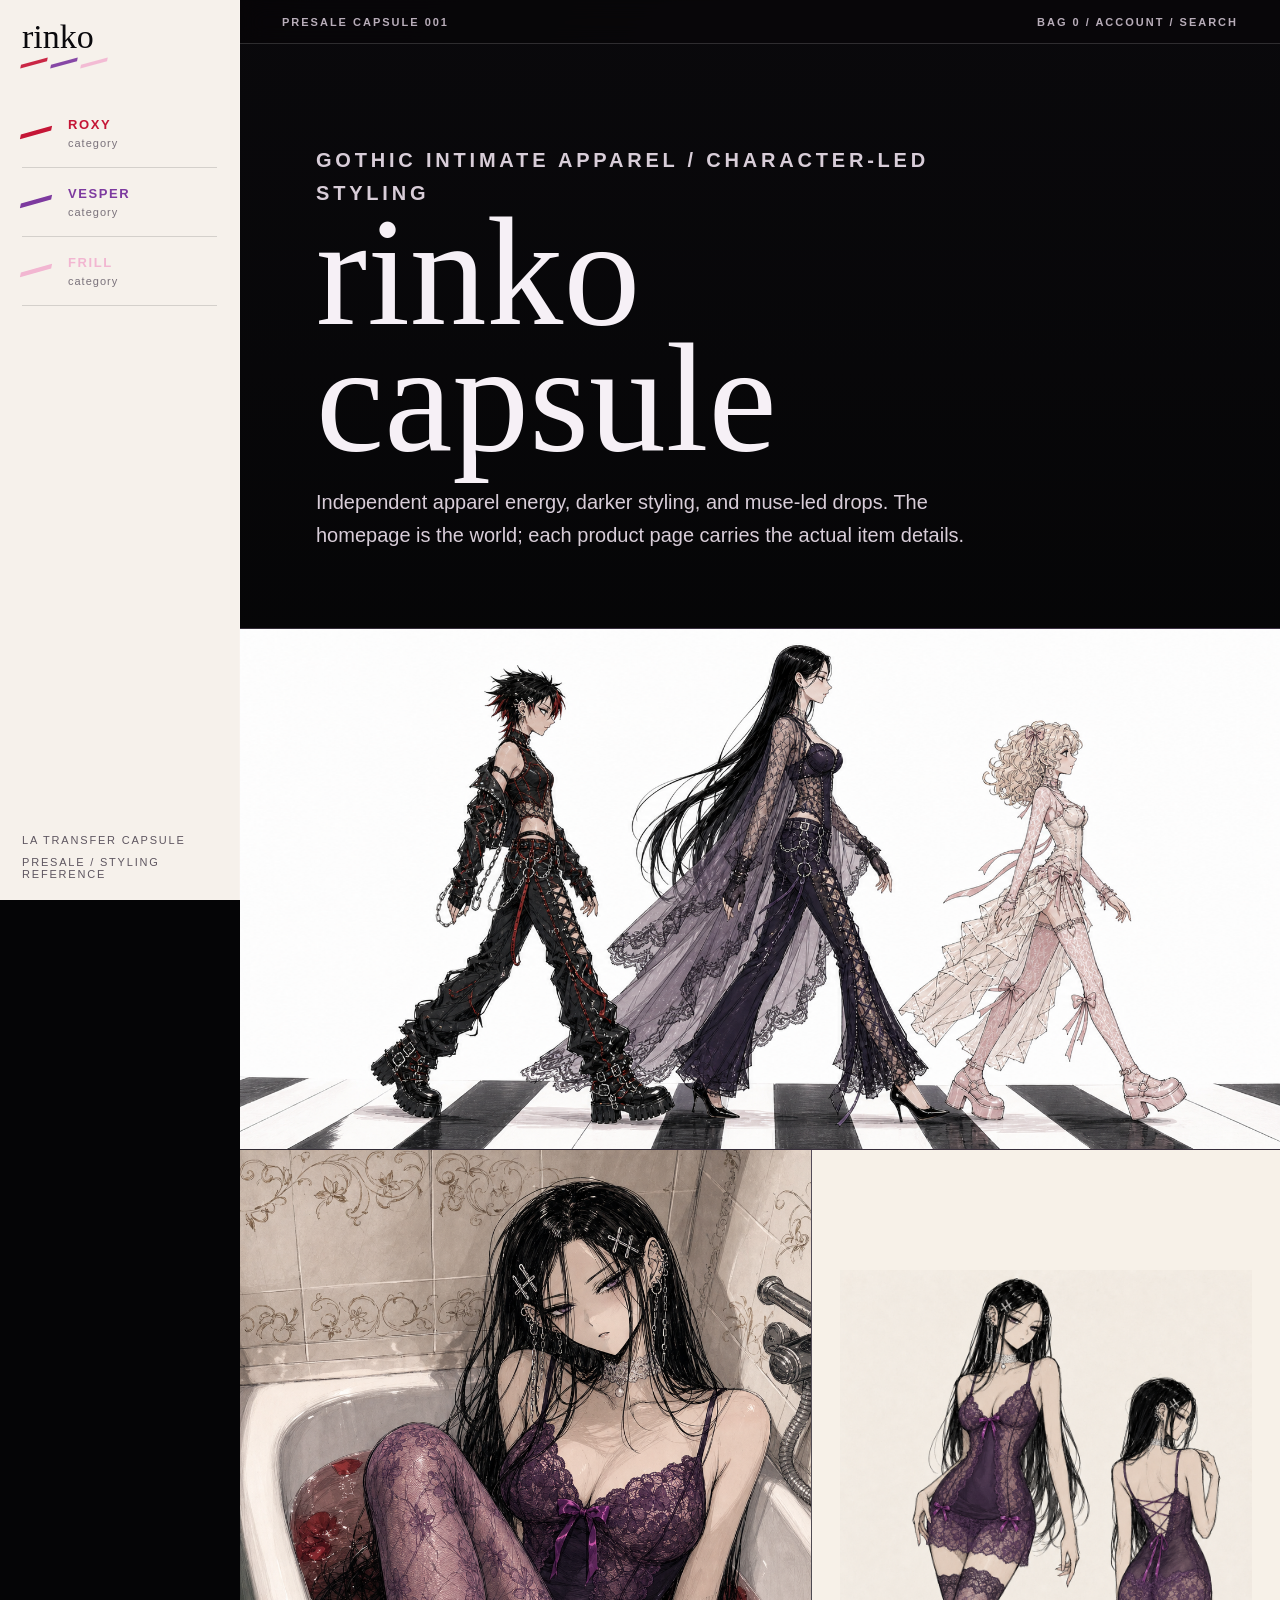
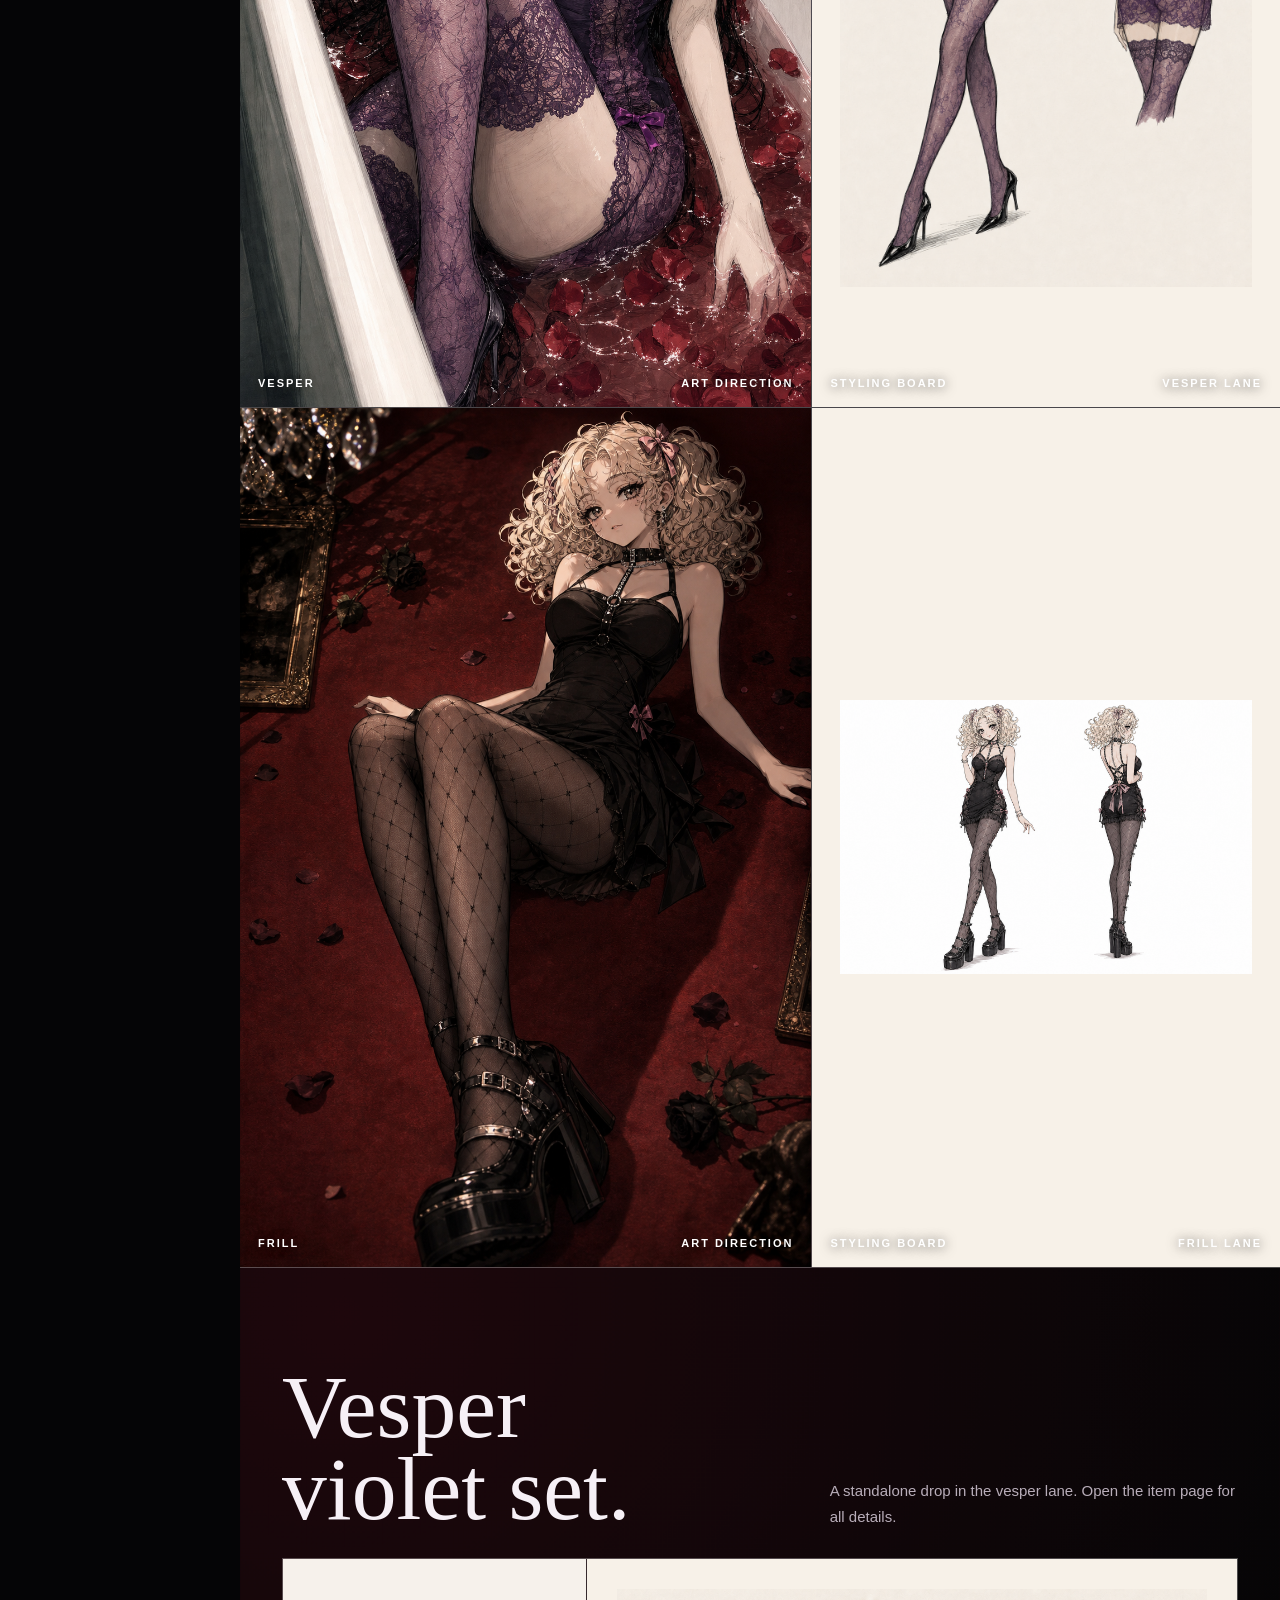
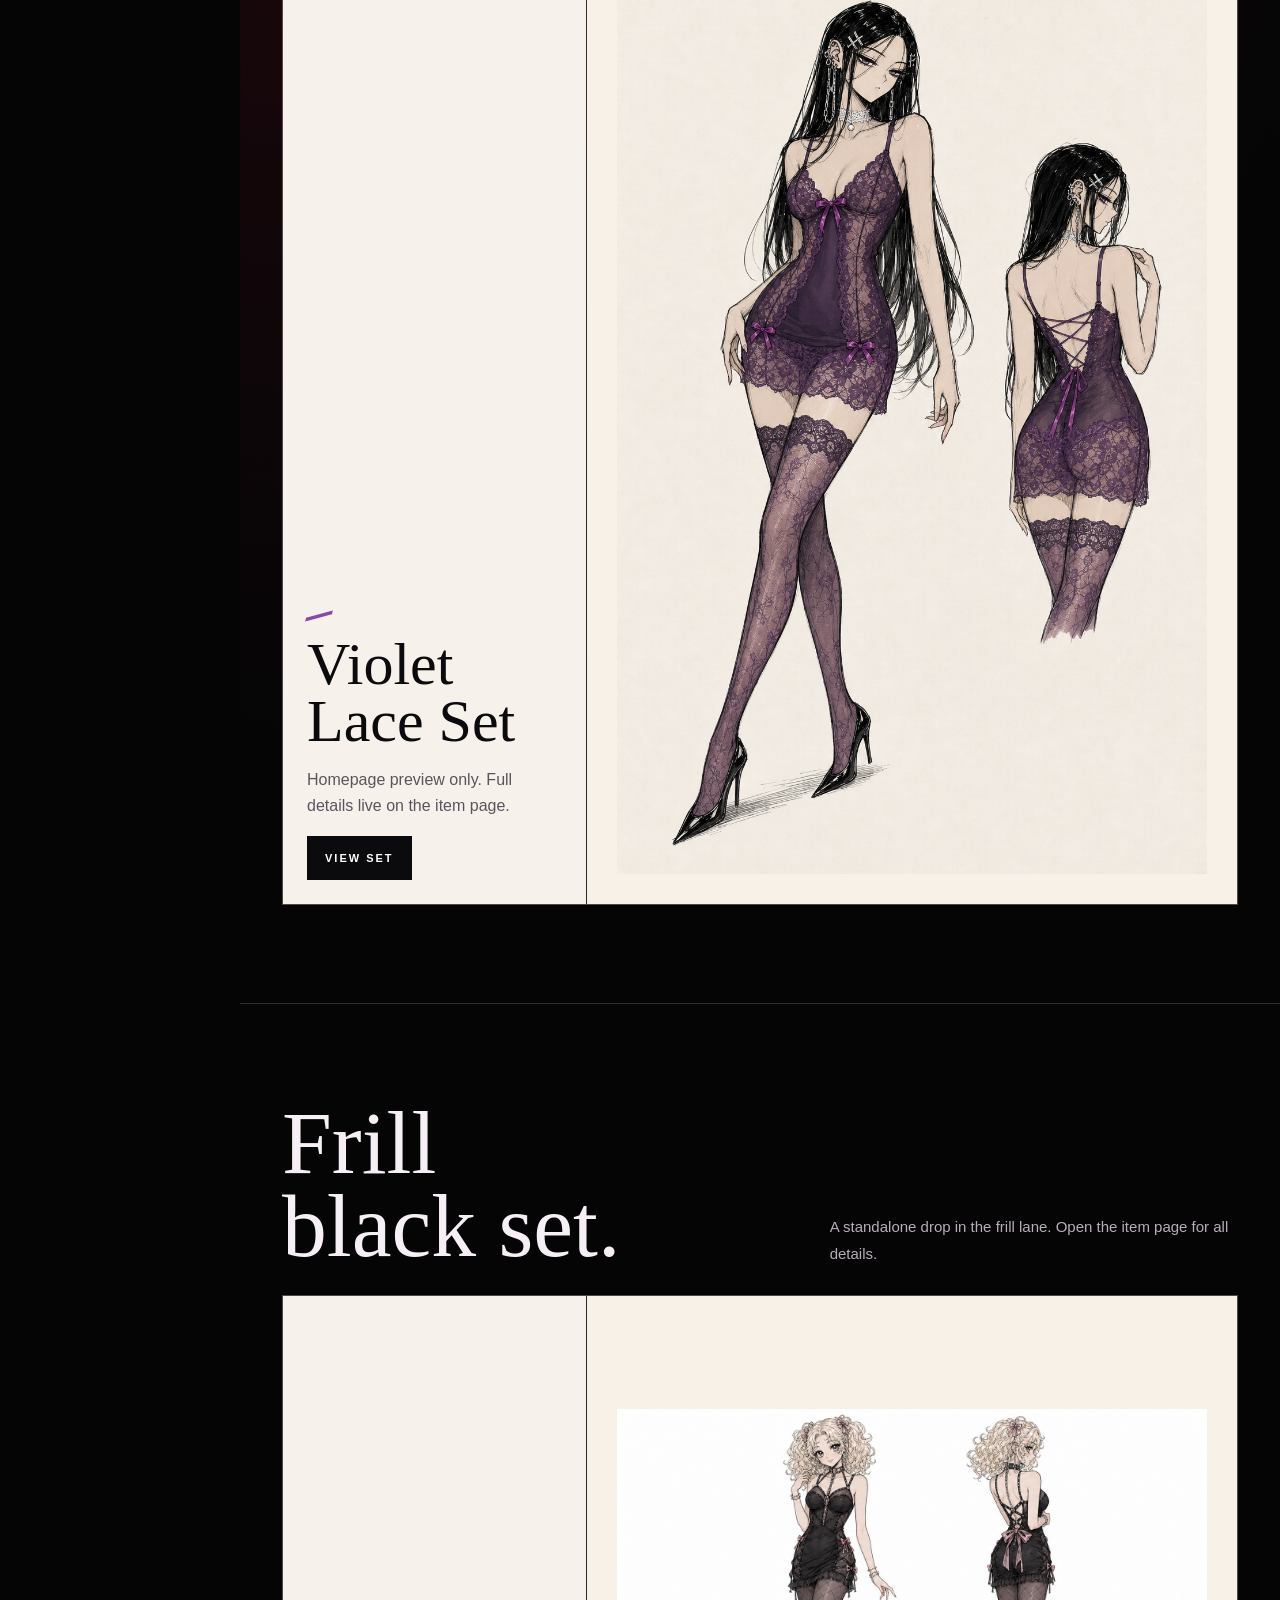
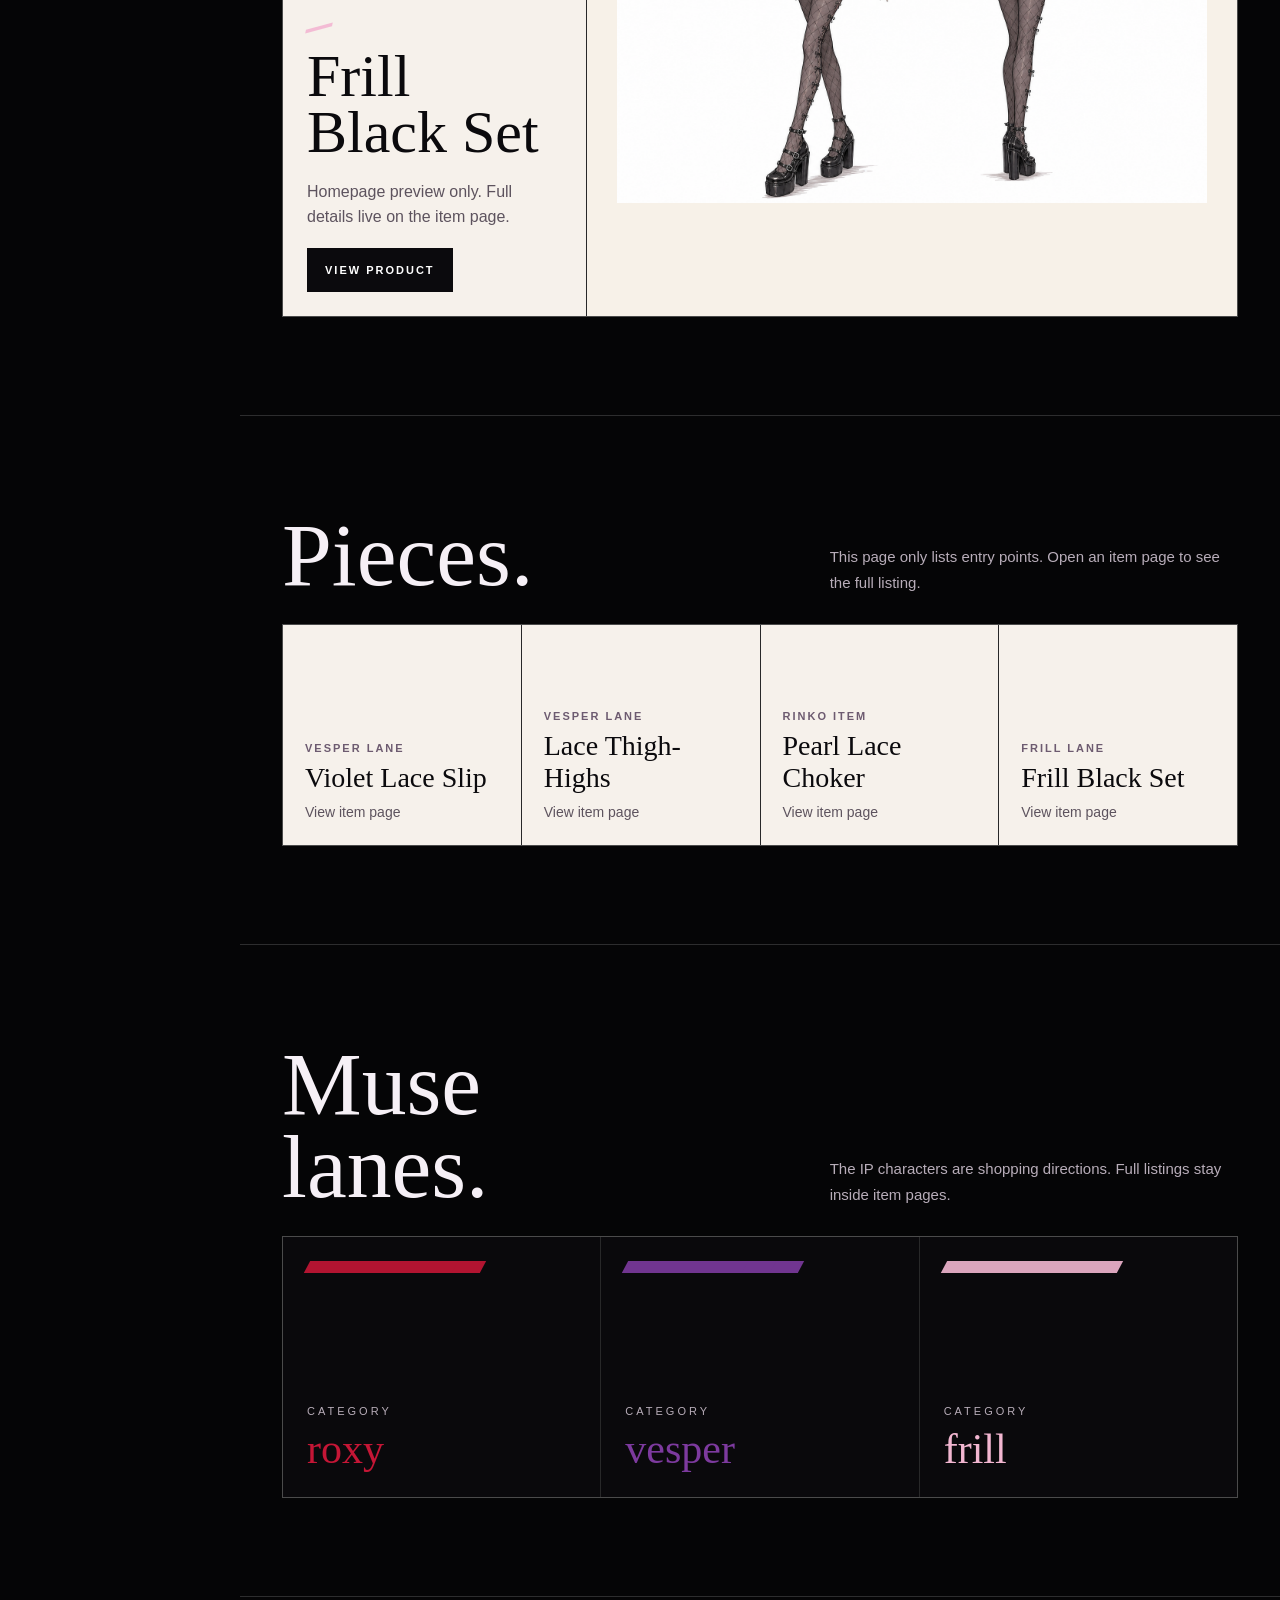
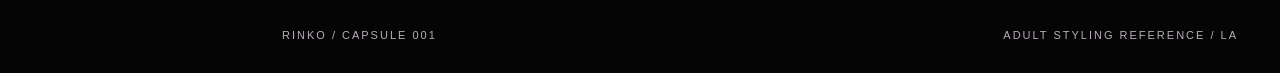
<file: outputs/index.html>
<!doctype html>
<html lang="en">
<head>
  <meta charset="utf-8">
  <meta http-equiv="refresh" content="0; url=rinko.html">
  <meta name="viewport" content="width=device-width, initial-scale=1">
  <title>rinko</title>
</head>
<body>
  <a href="rinko.html">Open rinko</a>
</body>
</html>
</file>
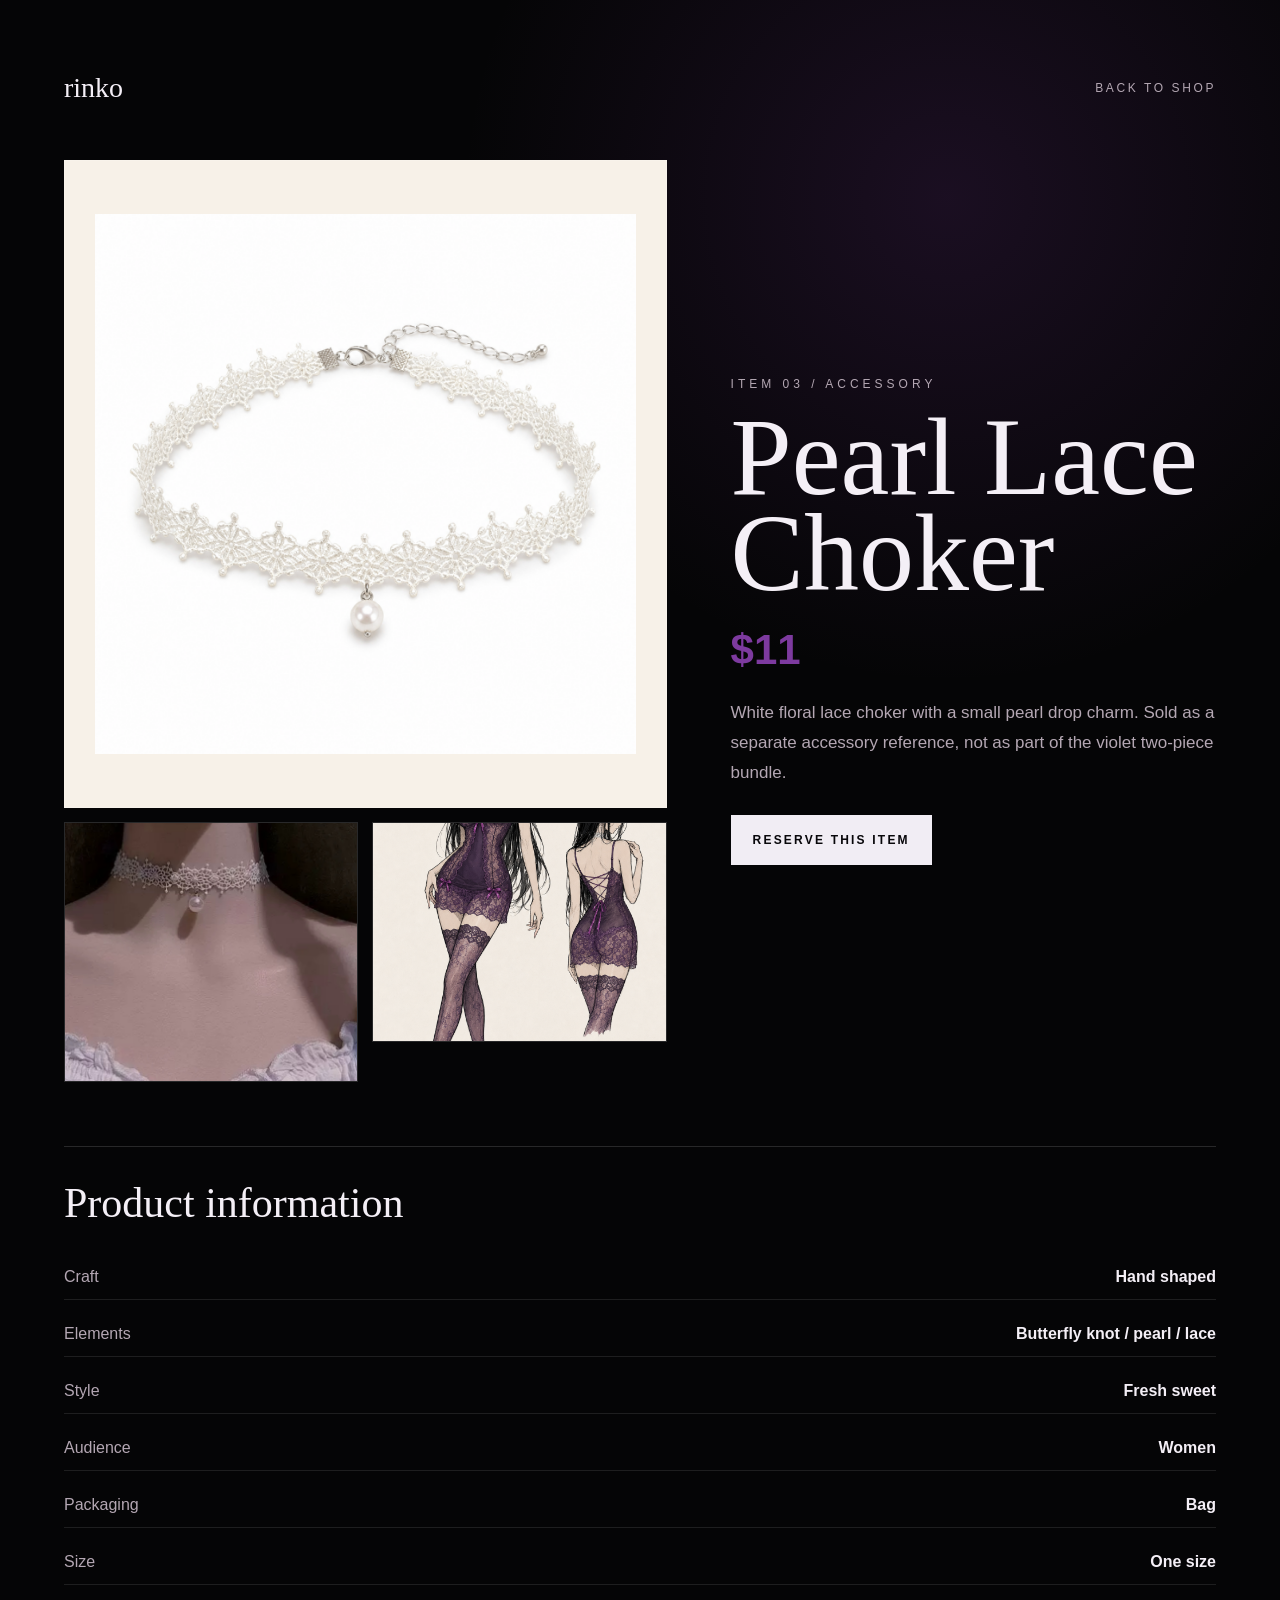
<file: outputs/product-choker.html>
<!doctype html>
<html lang="en">
<head>
  <meta charset="utf-8">
  <meta name="viewport" content="width=device-width, initial-scale=1">
  <title>Pearl Lace Choker | rinko</title>
  <link rel="stylesheet" href="product-style.css">
</head>
<body>
  <main class="product-page">
    <nav><a href="rinko.html#shop">rinko</a><a href="rinko.html#shop">Back to shop</a></nav>
    <section class="hero-product">
      <div class="gallery">
        <img class="main-img" src="rinko-assets/flat-choker.png" alt="Pearl lace choker flat product image">
        <div class="thumbs">
          <img class="choker-wear" src="rinko-assets/product-choker.jpg" alt="White lace choker worn reference image">
          <img src="rinko-assets/bundle-studio.png" alt="Accessory styling reference with pearl choker">
        </div>
      </div>
      <article class="info">
        <p class="eyebrow">Item 03 / accessory</p>
        <h1>Pearl Lace Choker</h1>
        <strong class="price">$11</strong>
        <p>White floral lace choker with a small pearl drop charm. Sold as a separate accessory reference, not as part of the violet two-piece bundle.</p>
        <a class="button" href="mailto:hello@rinko.la?subject=Pearl%20Lace%20Choker%20%2411">Reserve this item</a>
      </article>
    </section>
    <section class="specs">
      <h2>Product information</h2>
      <div><span>Craft</span><strong>Hand shaped</strong></div>
      <div><span>Elements</span><strong>Butterfly knot / pearl / lace</strong></div>
      <div><span>Style</span><strong>Fresh sweet</strong></div>
      <div><span>Audience</span><strong>Women</strong></div>
      <div><span>Packaging</span><strong>Bag</strong></div>
      <div><span>Size</span><strong>One size</strong></div>
    </section>
  </main>
</body>
</html>
</file>
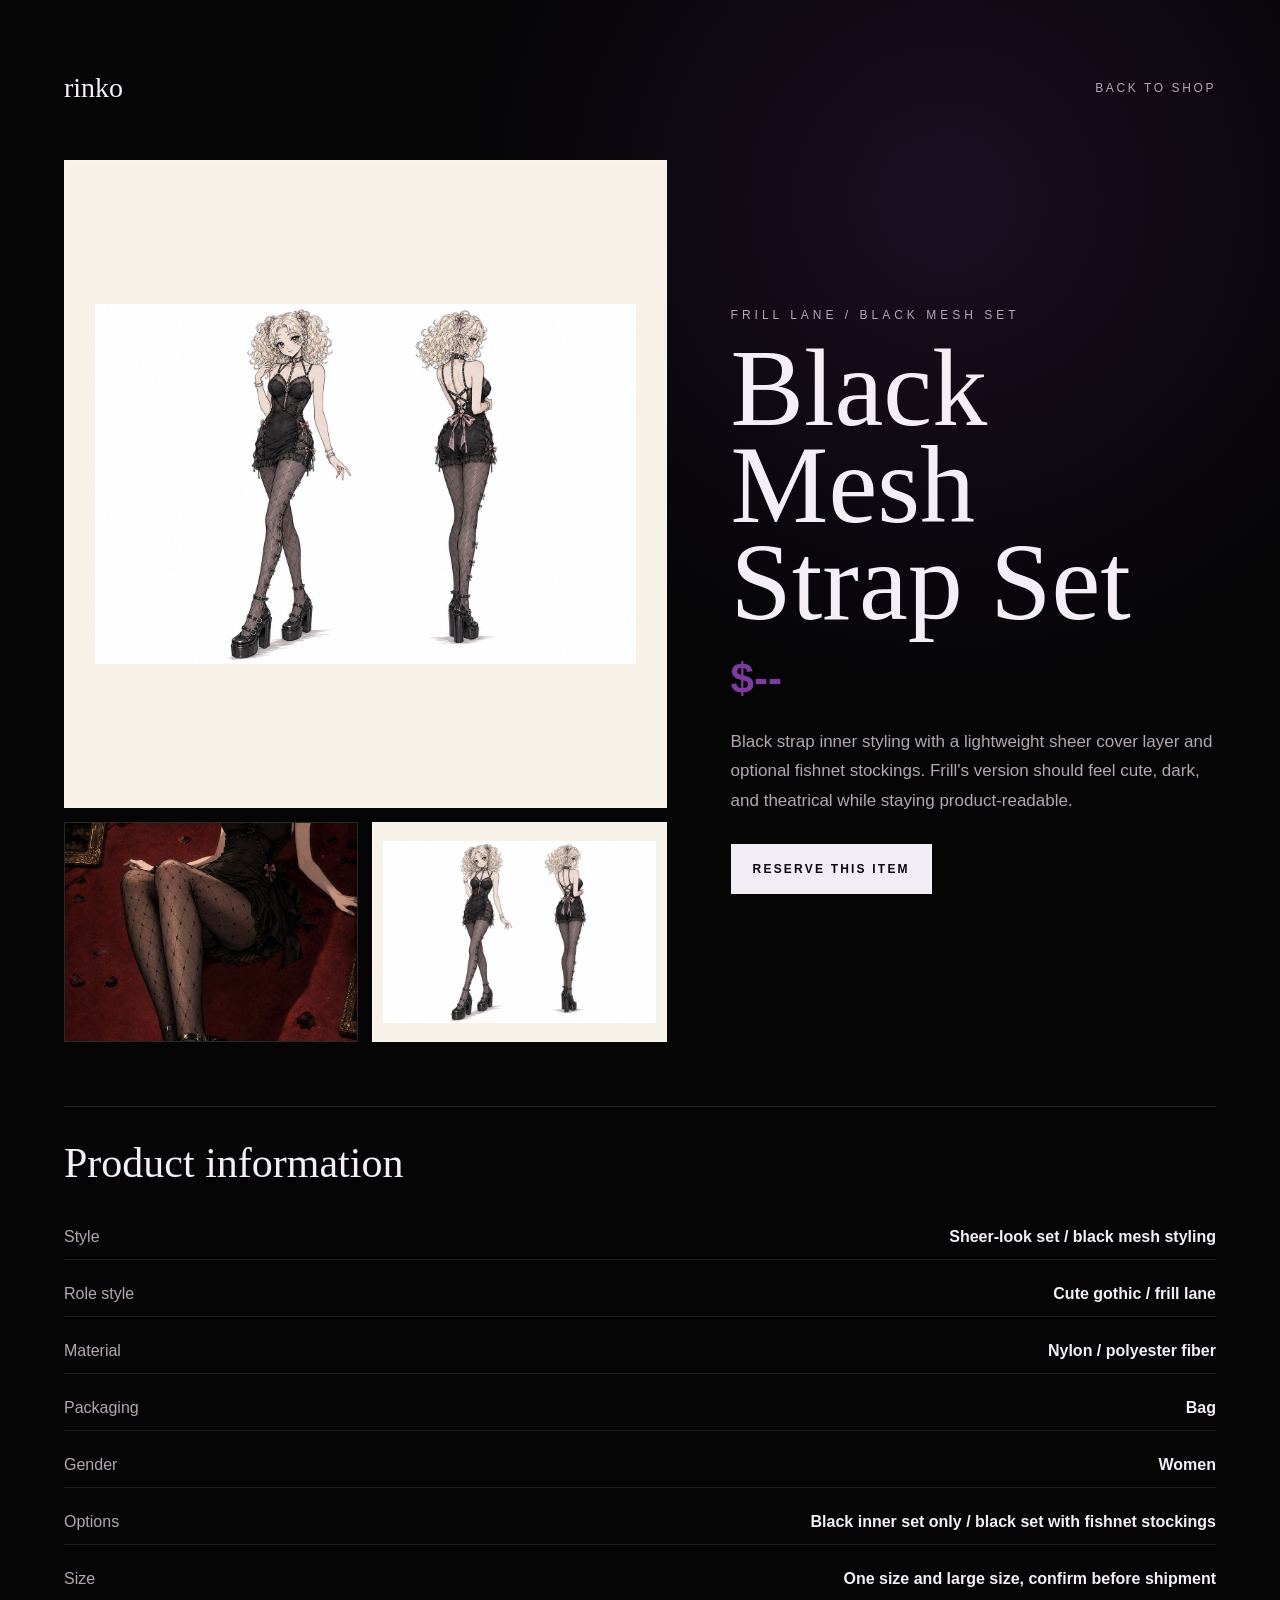
<file: outputs/product-frill-black.html>
<!doctype html>
<html lang="en">
<head>
  <meta charset="utf-8">
  <meta name="viewport" content="width=device-width, initial-scale=1">
  <title>Black Mesh Strap Set | rinko</title>
  <link rel="stylesheet" href="product-style.css">
</head>
<body>
  <main class="product-page">
    <nav><a href="rinko.html#shop">rinko</a><a href="rinko.html#shop">Back to shop</a></nav>
    <section class="hero-product">
      <div class="gallery">
        <img class="main-img" src="rinko-assets/frill-black-fullbody.png" alt="Frill full-body styling reference for black mesh strap set">
        <div class="thumbs">
          <img src="rinko-assets/frill-black-editorial.png" alt="Frill editorial styling reference for black mesh strap set">
          <img class="fit-contain" src="rinko-assets/frill-black-fullbody.png" alt="White background full-body product styling reference">
        </div>
      </div>
      <article class="info">
        <p class="eyebrow">Frill lane / black mesh set</p>
        <h1>Black Mesh Strap Set</h1>
        <strong class="price">$--</strong>
        <p>Black strap inner styling with a lightweight sheer cover layer and optional fishnet stockings. Frill's version should feel cute, dark, and theatrical while staying product-readable.</p>
        <a class="button" href="mailto:hello@rinko.la?subject=Black%20Mesh%20Strap%20Set%20presale">Reserve this item</a>
      </article>
    </section>
    <section class="specs">
      <h2>Product information</h2>
      <div><span>Style</span><strong>Sheer-look set / black mesh styling</strong></div>
      <div><span>Role style</span><strong>Cute gothic / frill lane</strong></div>
      <div><span>Material</span><strong>Nylon / polyester fiber</strong></div>
      <div><span>Packaging</span><strong>Bag</strong></div>
      <div><span>Gender</span><strong>Women</strong></div>
      <div><span>Options</span><strong>Black inner set only / black set with fishnet stockings</strong></div>
      <div><span>Size</span><strong>One size and large size, confirm before shipment</strong></div>
    </section>
  </main>
</body>
</html>
</file>
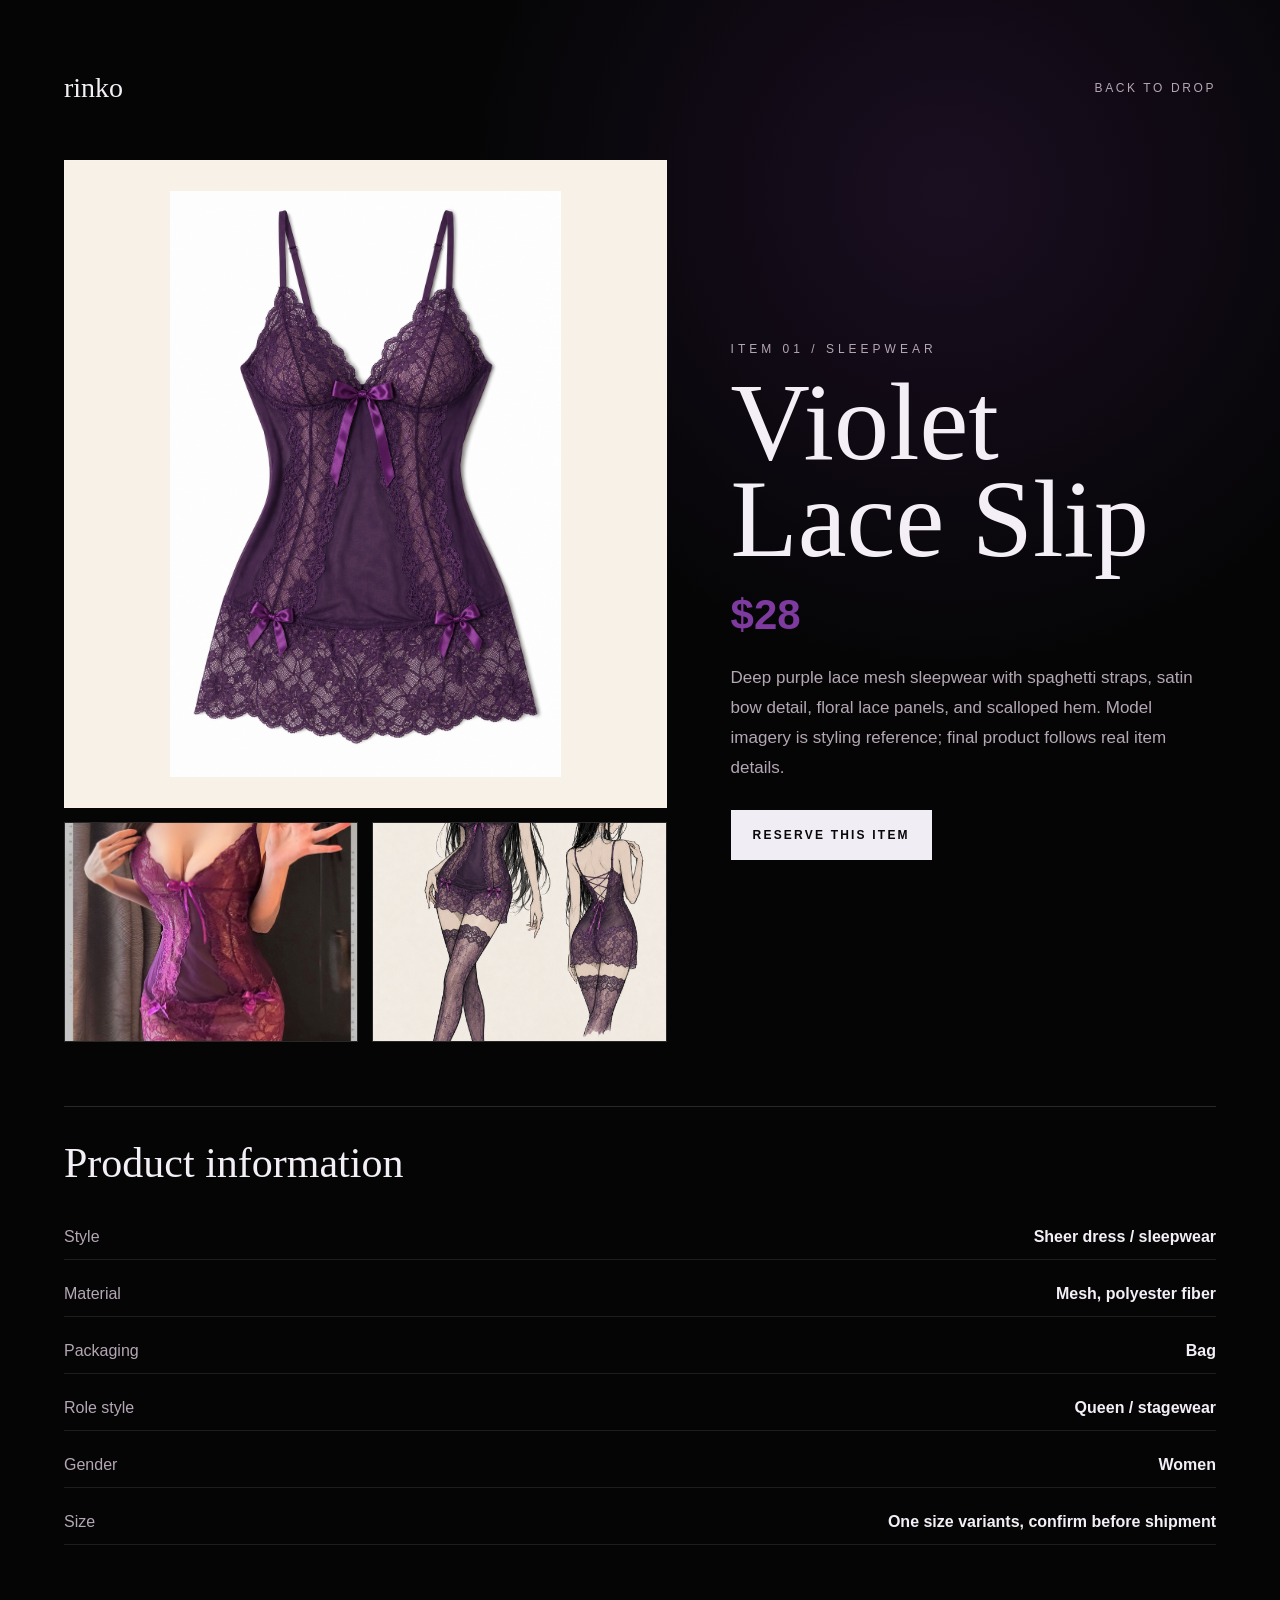
<file: outputs/product-slip.html>
<!doctype html>
<html lang="en">
<head>
  <meta charset="utf-8">
  <meta name="viewport" content="width=device-width, initial-scale=1">
  <title>Violet Lace Slip | rinko</title>
  <link rel="stylesheet" href="product-style.css">
</head>
<body>
  <main class="product-page">
    <nav><a href="rinko.html#drop">rinko</a><a href="rinko.html#drop">Back to drop</a></nav>
    <section class="hero-product">
      <div class="gallery">
        <img class="main-img" src="rinko-assets/flat-slip.png" alt="Violet lace slip flat product image">
        <div class="thumbs">
          <img src="rinko-assets/sleepwear-model-2.jpg" alt="Violet lace sleepwear model reference">
          <img src="rinko-assets/bundle-studio.png" alt="Vesper styling reference for violet lace slip">
        </div>
      </div>
      <article class="info">
        <p class="eyebrow">Item 01 / sleepwear</p>
        <h1>Violet Lace Slip</h1>
        <strong class="price">$28</strong>
        <p>Deep purple lace mesh sleepwear with spaghetti straps, satin bow detail, floral lace panels, and scalloped hem. Model imagery is styling reference; final product follows real item details.</p>
        <a class="button" href="mailto:hello@rinko.la?subject=Violet%20Lace%20Slip%20%2428">Reserve this item</a>
      </article>
    </section>
    <section class="specs">
      <h2>Product information</h2>
      <div><span>Style</span><strong>Sheer dress / sleepwear</strong></div>
      <div><span>Material</span><strong>Mesh, polyester fiber</strong></div>
      <div><span>Packaging</span><strong>Bag</strong></div>
      <div><span>Role style</span><strong>Queen / stagewear</strong></div>
      <div><span>Gender</span><strong>Women</strong></div>
      <div><span>Size</span><strong>One size variants, confirm before shipment</strong></div>
    </section>
  </main>
</body>
</html>
</file>
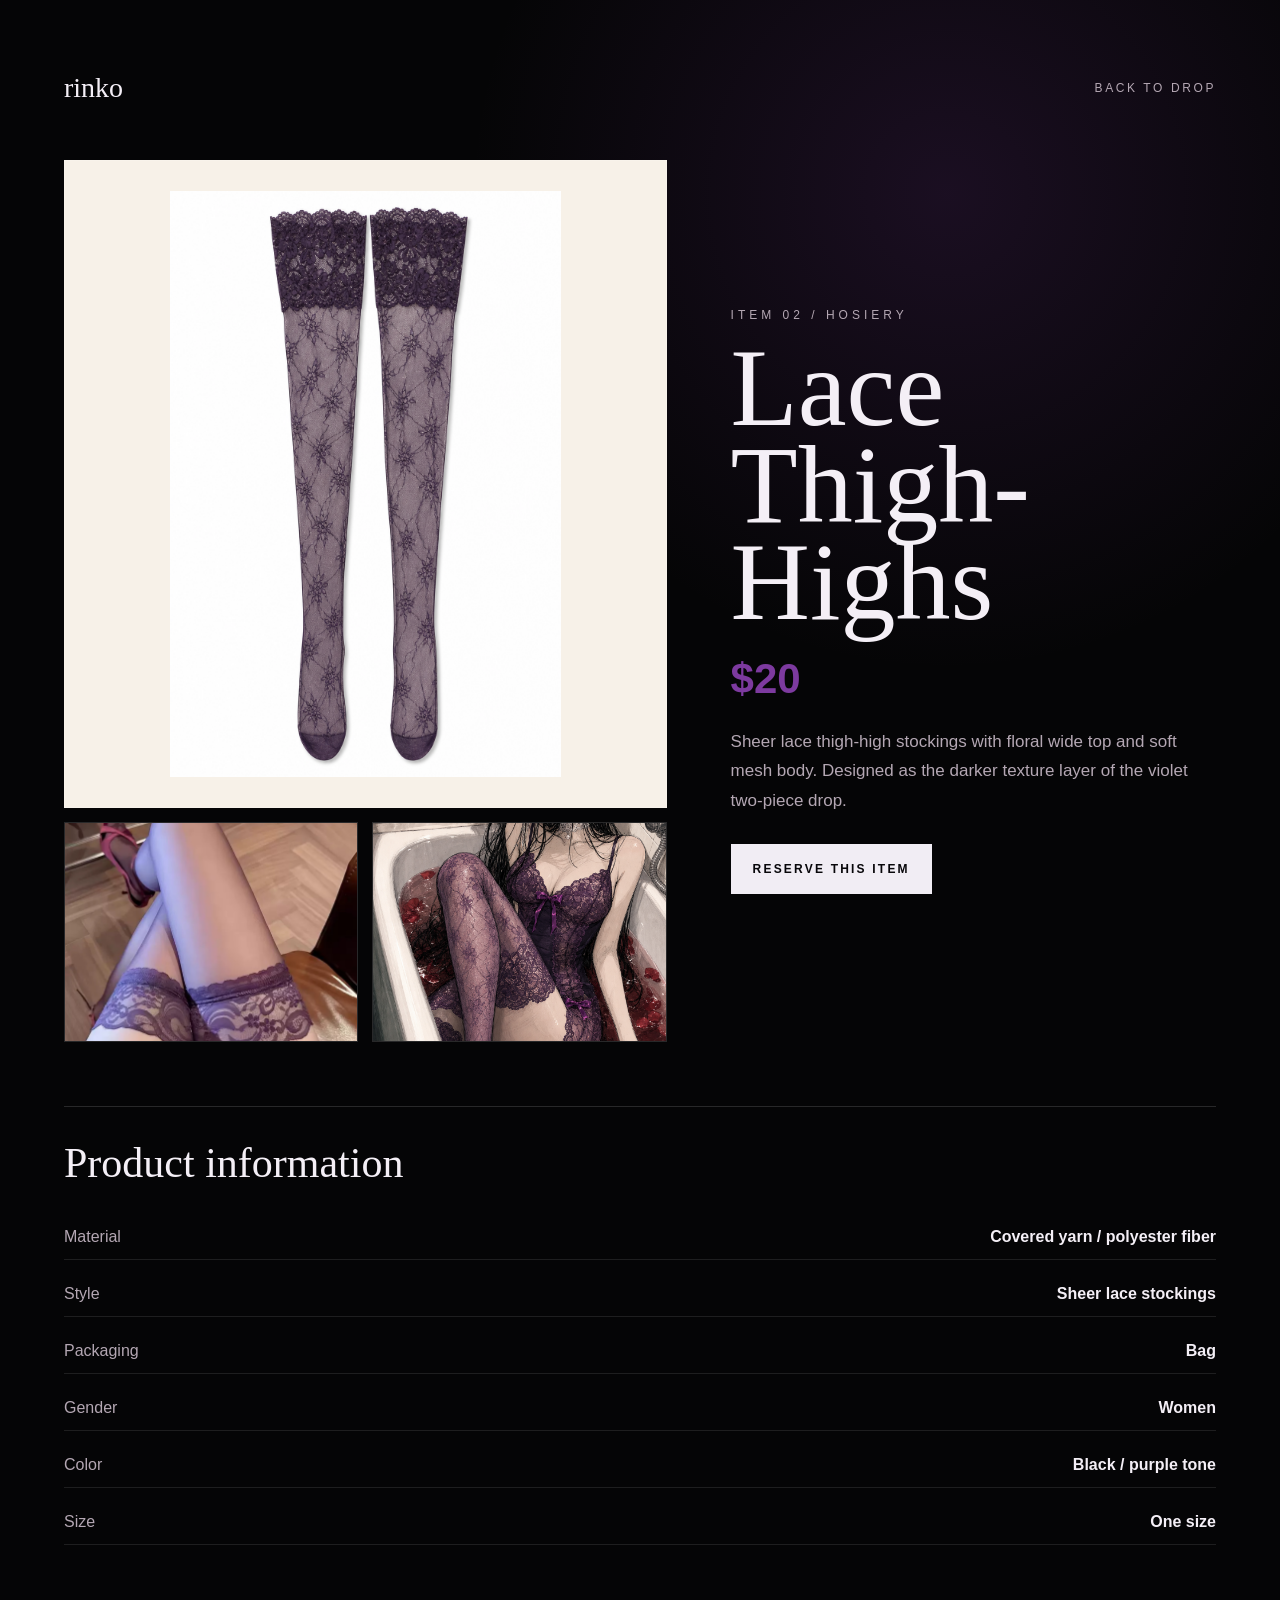
<file: outputs/product-stockings.html>
<!doctype html>
<html lang="en">
<head>
  <meta charset="utf-8">
  <meta name="viewport" content="width=device-width, initial-scale=1">
  <title>Lace Thigh-Highs | rinko</title>
  <link rel="stylesheet" href="product-style.css">
</head>
<body>
  <main class="product-page">
    <nav><a href="rinko.html#drop">rinko</a><a href="rinko.html#drop">Back to drop</a></nav>
    <section class="hero-product">
      <div class="gallery">
        <img class="main-img" src="rinko-assets/flat-stockings.png" alt="Lace thigh-high stockings flat product image">
        <div class="thumbs">
          <img src="rinko-assets/product-stockings.jpg" alt="Stockings real reference image">
          <img src="rinko-assets/bundle-bath.png" alt="Vesper styling reference with lace stockings">
        </div>
      </div>
      <article class="info">
        <p class="eyebrow">Item 02 / hosiery</p>
        <h1>Lace Thigh-Highs</h1>
        <strong class="price">$20</strong>
        <p>Sheer lace thigh-high stockings with floral wide top and soft mesh body. Designed as the darker texture layer of the violet two-piece drop.</p>
        <a class="button" href="mailto:hello@rinko.la?subject=Lace%20Thigh-Highs%20%2420">Reserve this item</a>
      </article>
    </section>
    <section class="specs">
      <h2>Product information</h2>
      <div><span>Material</span><strong>Covered yarn / polyester fiber</strong></div>
      <div><span>Style</span><strong>Sheer lace stockings</strong></div>
      <div><span>Packaging</span><strong>Bag</strong></div>
      <div><span>Gender</span><strong>Women</strong></div>
      <div><span>Color</span><strong>Black / purple tone</strong></div>
      <div><span>Size</span><strong>One size</strong></div>
    </section>
  </main>
</body>
</html>
</file>
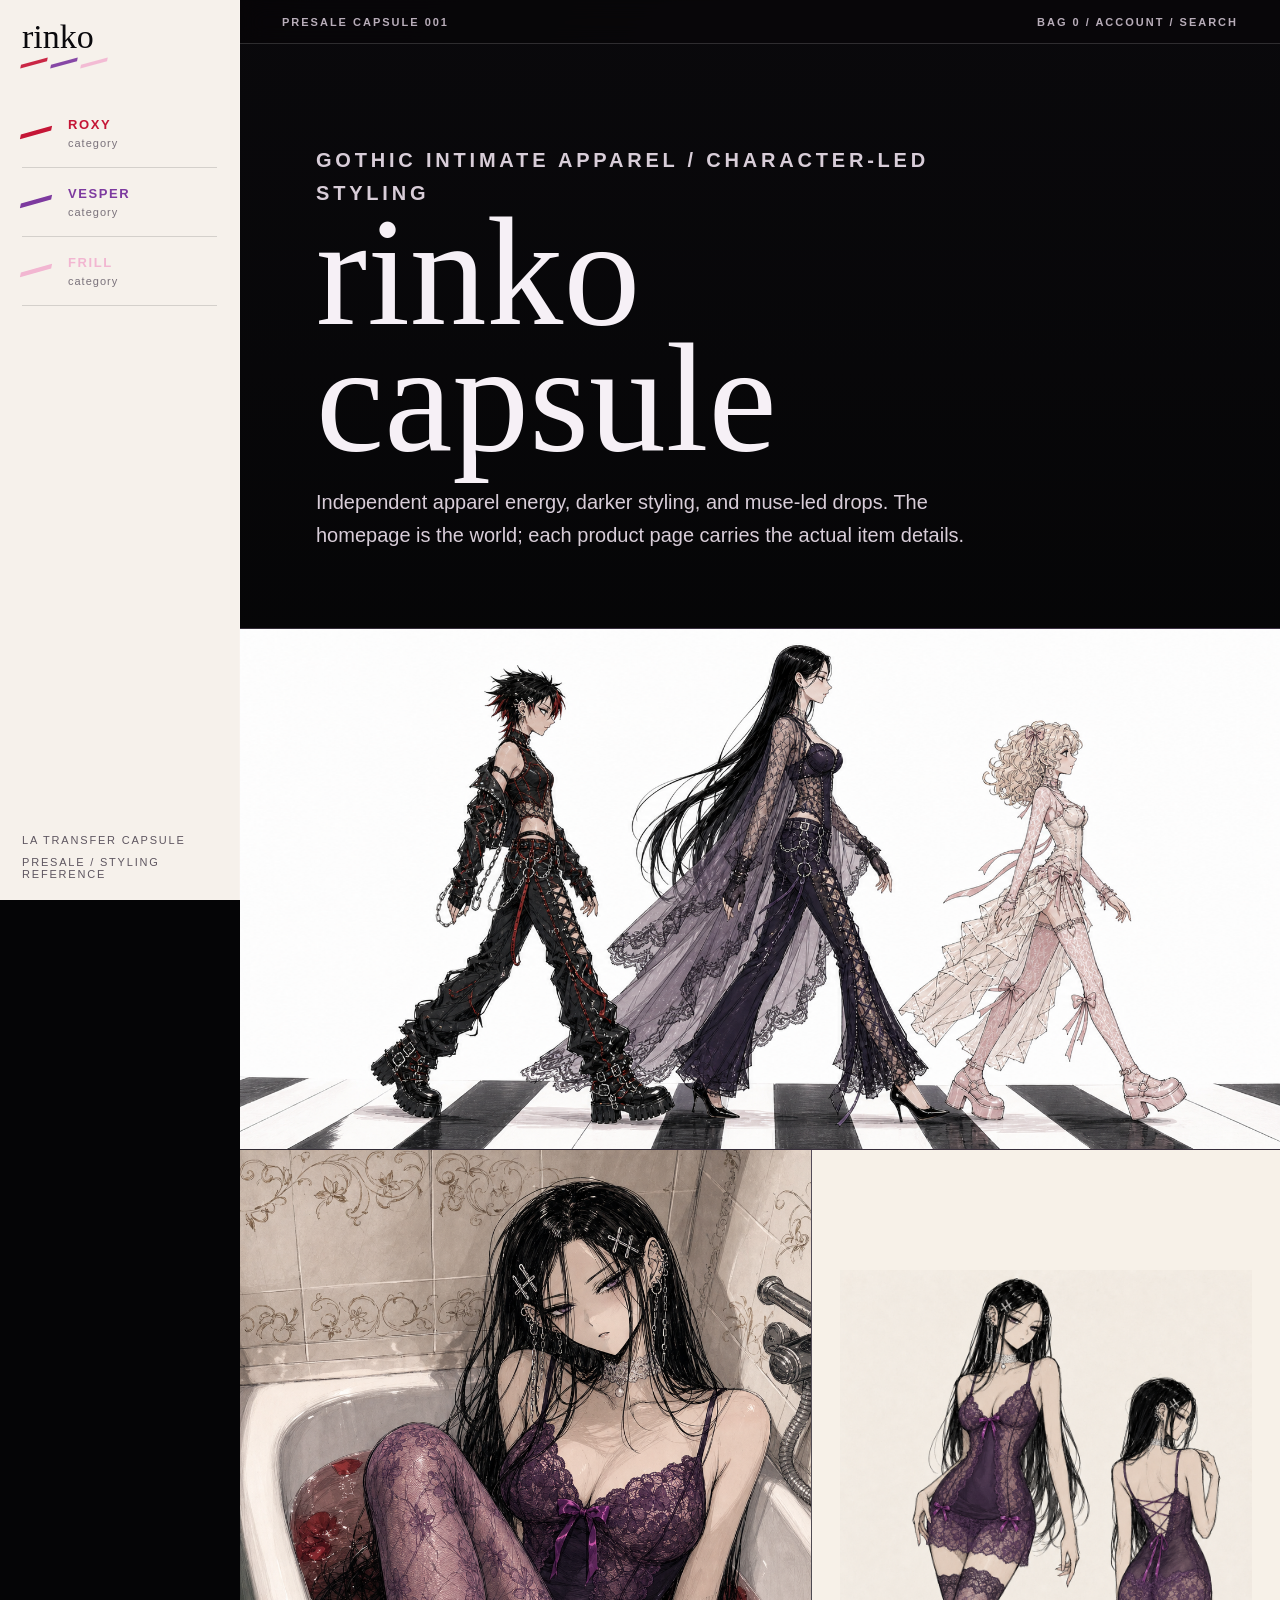
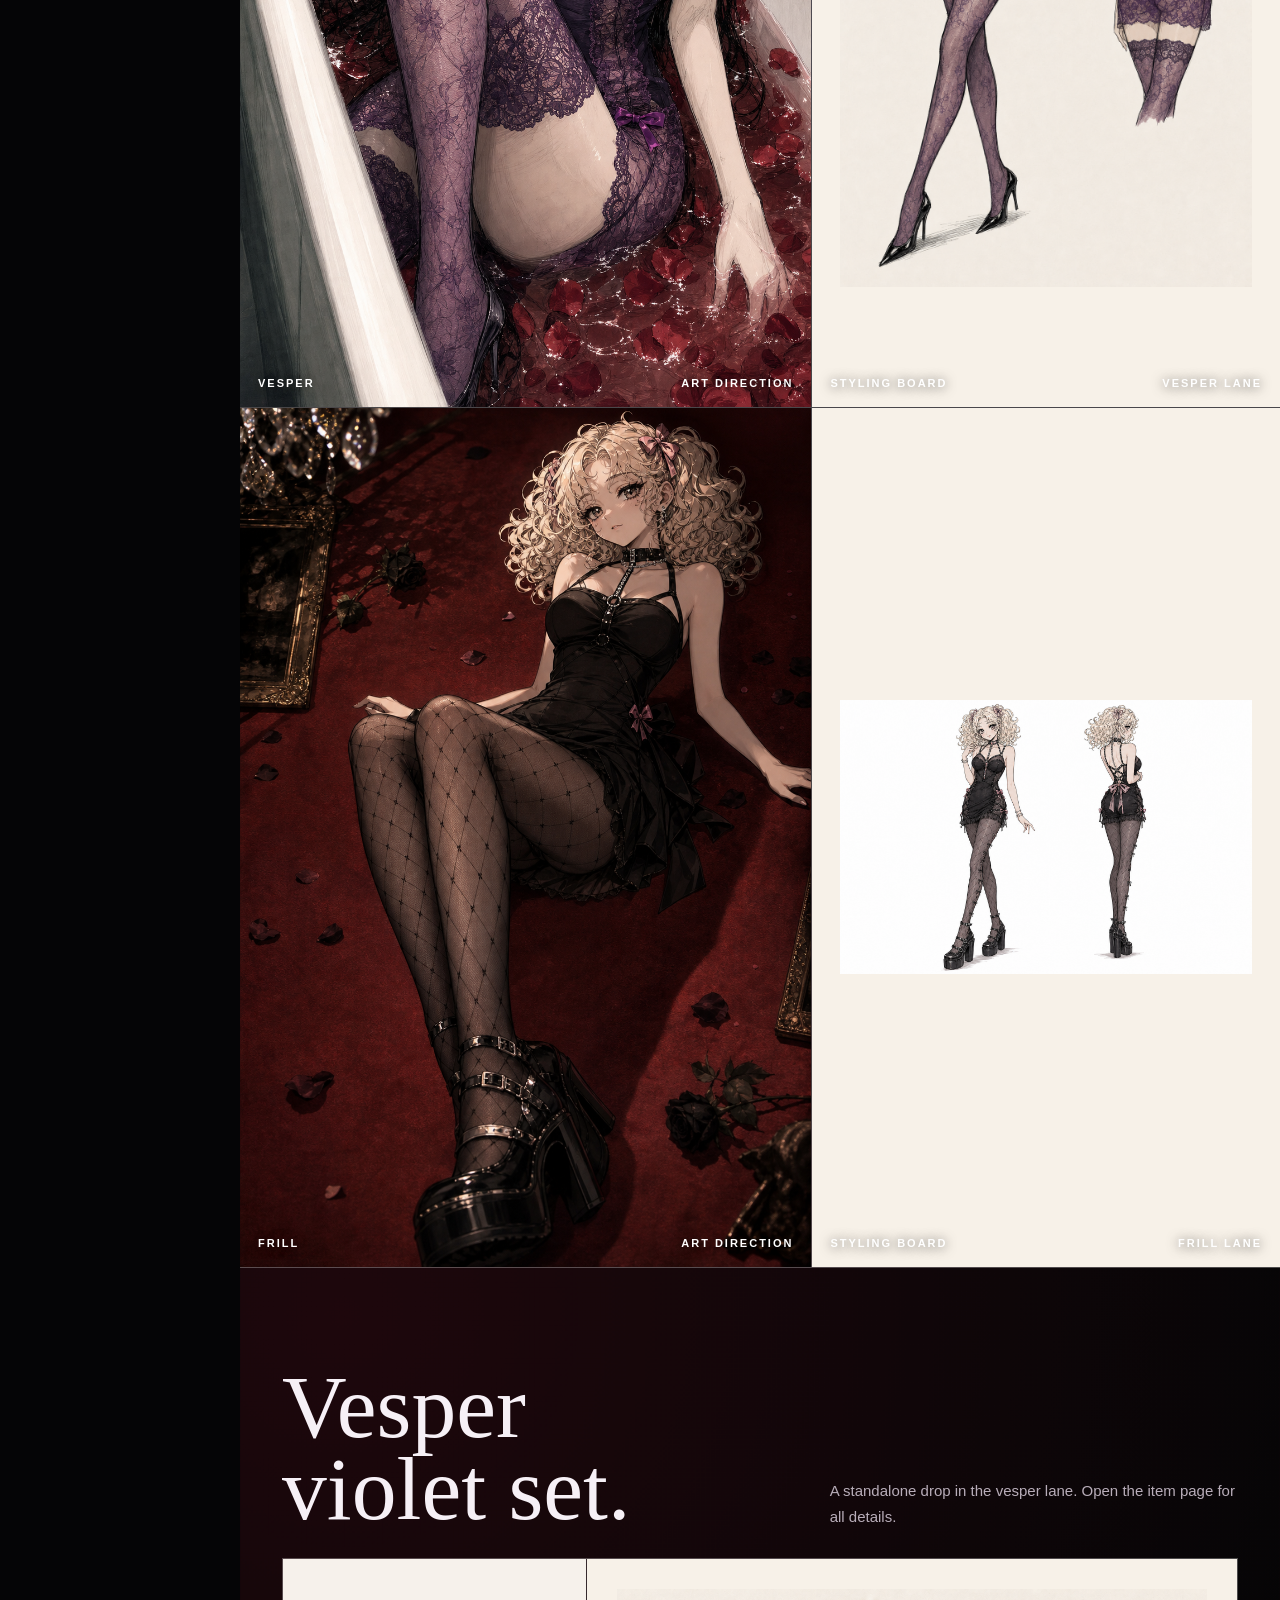
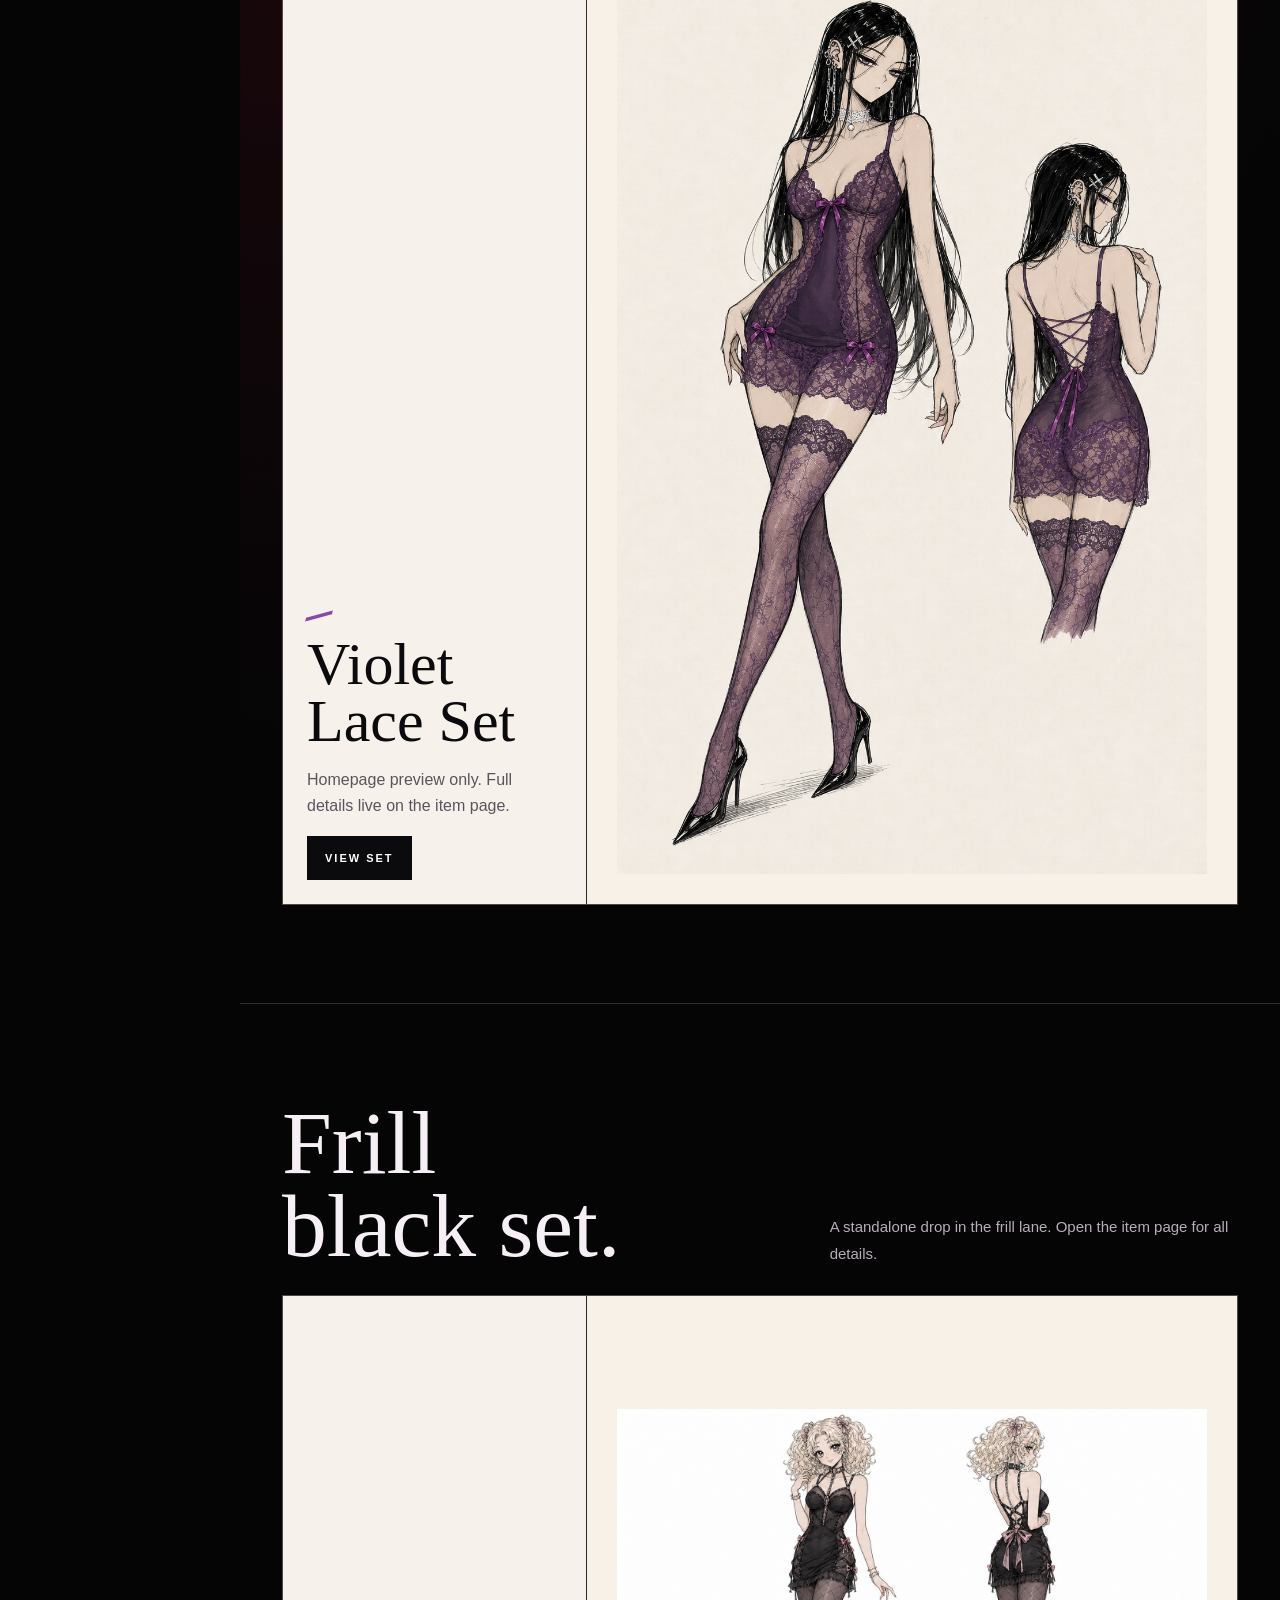
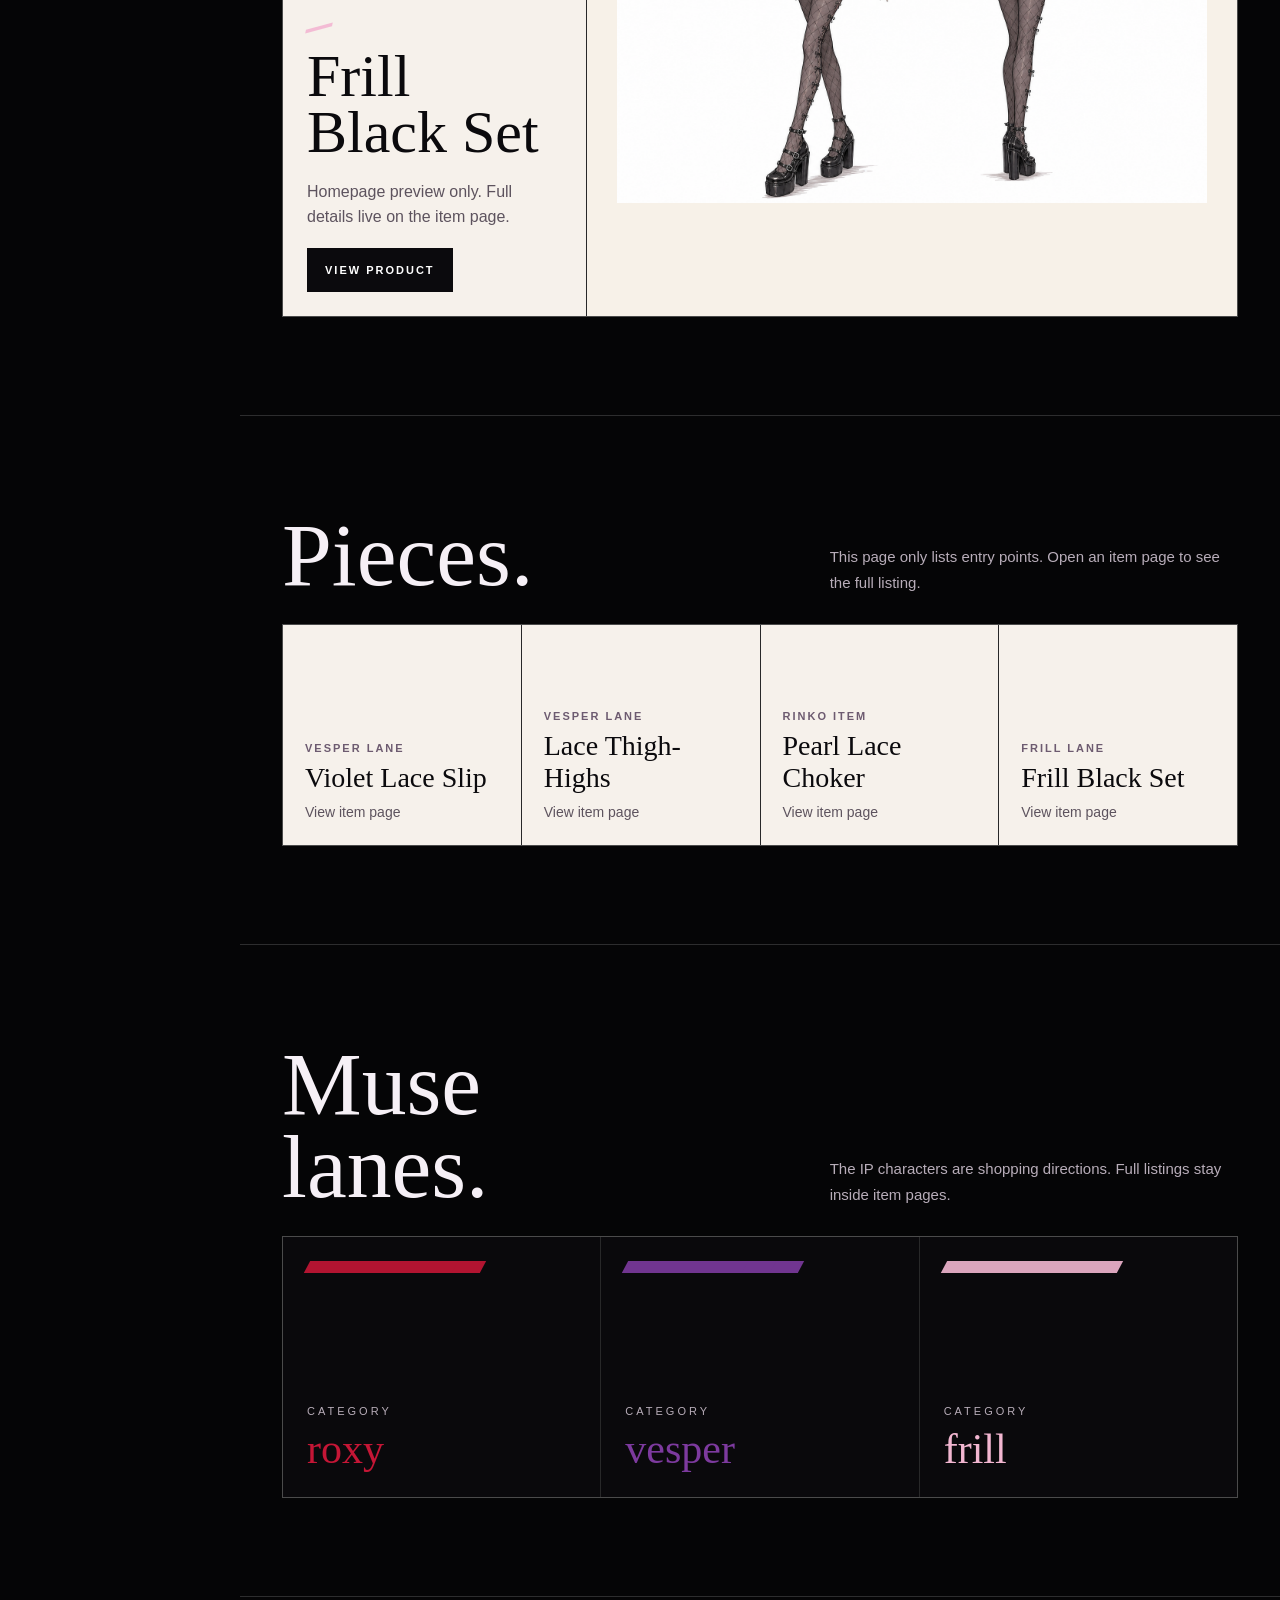
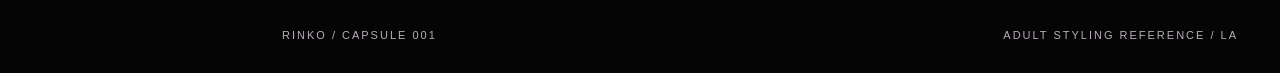
<file: outputs/rinko.html>
<!doctype html>
<html lang="en">
<head>
  <meta charset="utf-8">
  <meta name="viewport" content="width=device-width, initial-scale=1">
  <title>rinko | gothic lingerie presale</title>
  <style>
    :root {
      --black: #050506;
      --ink: #0d0b10;
      --panel: #121014;
      --line: rgba(255, 255, 255, .16);
      --text: #f6f0f6;
      --muted: #b8adb9;
      --paper: #f7f1e8;
      --violet: #7d3a9f;
      --red: #c51636;
      --pink: #f2b6d1;
    }

    * { box-sizing: border-box; }
    html { scroll-behavior: smooth; }

    body {
      margin: 0;
      background: var(--black);
      color: var(--text);
      font-family: Arial, "Helvetica Neue", sans-serif;
      letter-spacing: 0;
    }

    img {
      display: block;
      width: 100%;
      height: auto;
    }

    a {
      color: inherit;
      text-decoration: none;
    }

    .layout {
      min-height: 100vh;
      display: grid;
      grid-template-columns: 240px minmax(0, 1fr);
    }

    .side {
      position: sticky;
      top: 0;
      height: 100vh;
      display: grid;
      grid-template-rows: auto 1fr auto;
      padding: 22px 22px 20px;
      border-right: 1px solid var(--line);
      background: #f6f1eb;
      color: #0b0a0d;
      z-index: 10;
    }

    .brand {
      display: grid;
      gap: 8px;
      font-family: Georgia, "Times New Roman", serif;
      font-size: 34px;
      line-height: .9;
    }

    .brand-laces {
      display: grid;
      grid-template-columns: repeat(3, 28px);
      gap: 2px;
    }

    .brand-laces span,
    .slash {
      width: 24px;
      height: 4px;
      background: currentColor;
      transform: skewX(-28deg) rotate(-18deg);
      opacity: .92;
    }

    .tone-roxy { color: var(--red); }
    .tone-vesper { color: var(--violet); }
    .tone-frill { color: var(--pink); }

    .side-nav {
      margin-top: 34px;
      display: grid;
      align-content: start;
      gap: 0;
      font-size: 13px;
      font-weight: 800;
      letter-spacing: 1.6px;
      text-transform: uppercase;
    }

    .side-nav a {
      display: grid;
      grid-template-columns: 34px 1fr;
      gap: 12px;
      align-items: center;
      padding: 18px 0;
      border-bottom: 1px solid rgba(11, 10, 13, .14);
    }

    .side-nav small {
      display: block;
      margin-top: 5px;
      color: #7a727b;
      font-size: 11px;
      font-weight: 500;
      letter-spacing: 1px;
      text-transform: none;
    }

    .nav-slash {
      width: 28px;
      height: 5px;
      background: currentColor;
      transform: skewX(-28deg) rotate(-18deg);
    }

    .side-foot {
      display: grid;
      gap: 10px;
      color: #5e5660;
      font-size: 11px;
      letter-spacing: 1.8px;
      text-transform: uppercase;
    }

    .content {
      min-width: 0;
      background:
        radial-gradient(circle at 80% 8%, rgba(125, 58, 159, .24), transparent 28%),
        radial-gradient(circle at 10% 45%, rgba(197, 22, 54, .13), transparent 28%),
        var(--black);
    }

    .topbar {
      position: sticky;
      top: 0;
      z-index: 8;
      min-height: 44px;
      display: flex;
      align-items: center;
      justify-content: space-between;
      gap: 16px;
      padding: 0 clamp(16px, 4vw, 42px);
      border-bottom: 1px solid var(--line);
      background: rgba(5, 5, 6, .82);
      backdrop-filter: blur(12px);
      color: var(--muted);
      font-size: 11px;
      font-weight: 800;
      letter-spacing: 2px;
      text-transform: uppercase;
    }

    .intro {
      display: grid;
      gap: 1px;
      background: rgba(255,255,255,.14);
      border-bottom: 1px solid var(--line);
    }

    .intro-copy {
      min-height: 42vh;
      display: grid;
      align-content: end;
      padding: clamp(28px, 6vw, 76px);
      background:
        linear-gradient(180deg, rgba(5,5,6,.1), rgba(5,5,6,.82)),
        #0a090c;
    }

    .eyebrow {
      margin: 0 0 16px;
      color: var(--muted);
      font-size: 11px;
      font-weight: 800;
      letter-spacing: 3.8px;
      text-transform: uppercase;
    }

    h1, h2, h3 {
      margin: 0;
      font-family: Georgia, "Times New Roman", serif;
      font-weight: 500;
    }

    h1 {
      font-size: clamp(70px, 12vw, 156px);
      line-height: .82;
    }

    h2 {
      font-size: clamp(42px, 7vw, 92px);
      line-height: .92;
    }

    .intro-copy p {
      max-width: 650px;
      margin: 24px 0 0;
      color: #d8cdd8;
      font-size: clamp(16px, 2vw, 20px);
      line-height: 1.65;
    }

    .crosswalk {
      background: var(--paper);
    }

    .crosswalk img {
      max-height: 62vh;
      object-fit: contain;
      background: var(--paper);
    }

    .art-grid {
      display: grid;
      grid-template-columns: 1.1fr .9fr;
      gap: 1px;
      background: rgba(255,255,255,.14);
    }

    .art-tile {
      min-height: 520px;
      position: relative;
      overflow: hidden;
      background: #0a090c;
    }

    .art-tile img {
      height: 100%;
      object-fit: cover;
    }

    .art-tile.contain img {
      object-fit: contain;
      background: var(--paper);
      padding: clamp(12px, 3vw, 28px);
    }

    .caption {
      position: absolute;
      left: 18px;
      right: 18px;
      bottom: 18px;
      display: flex;
      justify-content: space-between;
      gap: 12px;
      color: #fff;
      font-size: 11px;
      font-weight: 900;
      letter-spacing: 2px;
      text-transform: uppercase;
      text-shadow: 0 1px 12px rgba(0,0,0,.72);
    }

    .section {
      padding: clamp(50px, 8vw, 98px) clamp(16px, 4vw, 42px);
      border-bottom: 1px solid var(--line);
    }

    .section-head {
      display: grid;
      grid-template-columns: minmax(260px, .7fr) minmax(260px, .55fr);
      gap: 28px;
      align-items: end;
      margin-bottom: 28px;
    }

    .section-head p {
      margin: 0;
      color: var(--muted);
      line-height: 1.75;
      font-size: 15px;
    }

    .drop-row {
      display: grid;
      grid-template-columns: minmax(280px, .42fr) minmax(420px, .9fr);
      gap: 1px;
      background: rgba(255,255,255,.14);
      border: 1px solid var(--line);
    }

    .drop-info {
      display: grid;
      align-content: end;
      gap: 18px;
      padding: 24px;
      background: #f6f1eb;
      color: #0b0a0d;
    }

    .drop-info h3 {
      font-size: clamp(34px, 5vw, 60px);
      line-height: .94;
    }

    .drop-info p {
      margin: 0;
      color: #5d535e;
      line-height: 1.6;
    }

    .button {
      width: max-content;
      min-height: 44px;
      display: inline-flex;
      align-items: center;
      justify-content: center;
      padding: 0 18px;
      background: #0b0a0d;
      color: #fff;
      font-size: 11px;
      font-weight: 900;
      letter-spacing: 2px;
      text-transform: uppercase;
    }

    .drop-media {
      min-height: 620px;
      background: var(--paper);
      position: relative;
      overflow: hidden;
    }

    .drop-media img {
      height: 100%;
      object-fit: contain;
      padding: clamp(12px, 3vw, 30px);
    }

    .product-grid {
      display: grid;
      grid-template-columns: repeat(auto-fit, minmax(220px, 1fr));
      gap: 1px;
      background: rgba(255,255,255,.14);
      border: 1px solid var(--line);
    }

    .product-card {
      display: grid;
      min-height: 220px;
      background: #f6f1eb;
      color: #0b0a0d;
      min-width: 0;
    }

    .product-body {
      display: grid;
      gap: 8px;
      align-content: end;
      padding: 22px;
    }

    .product-body span {
      color: #6d5b70;
      font-size: 11px;
      font-weight: 900;
      letter-spacing: 2px;
      text-transform: uppercase;
    }

    .product-body h3 {
      font-size: 28px;
    }

    .product-body p {
      margin: 0;
      color: #5d535e;
      font-size: 14px;
      line-height: 1.5;
    }

    .muse-grid {
      display: grid;
      grid-template-columns: repeat(3, 1fr);
      gap: 1px;
      background: rgba(255,255,255,.14);
      border: 1px solid var(--line);
    }

    .muse-card {
      min-height: 260px;
      position: relative;
      display: grid;
      align-content: end;
      padding: 24px;
      background: #0a090c;
      overflow: hidden;
    }

    .muse-card::before {
      content: "";
      position: absolute;
      left: 24px;
      top: 24px;
      width: 120px;
      height: 12px;
      background: currentColor;
      transform: skewX(-28deg);
      opacity: .9;
      box-shadow: 28px 0 0 currentColor, 56px 0 0 currentColor;
    }

    .muse-card span {
      color: var(--muted);
      font-size: 11px;
      letter-spacing: 3px;
      text-transform: uppercase;
    }

    .muse-card h3 {
      margin-top: 8px;
      font-size: 42px;
    }

    .footer {
      padding: 32px clamp(16px, 4vw, 42px);
      display: flex;
      justify-content: space-between;
      gap: 20px;
      color: var(--muted);
      font-size: 11px;
      letter-spacing: 2px;
      text-transform: uppercase;
    }

    @media (max-width: 900px) {
      .layout {
        display: block;
      }

      .side {
        position: sticky;
        height: auto;
        top: 0;
        display: flex;
        align-items: center;
        justify-content: space-between;
        gap: 16px;
        padding: 14px 16px;
      }

      .side-nav,
      .side-foot {
        display: none;
      }

      .topbar {
        display: none;
      }

      .art-grid,
      .drop-row,
      .section-head,
      .muse-grid {
        grid-template-columns: 1fr;
      }

      .art-tile,
      .drop-media {
        min-height: 440px;
      }
    }
  </style>
</head>
<body>
  <div class="layout">
    <aside class="side" aria-label="Rinko navigation">
      <a class="brand" href="#top">
        <span>rinko</span>
        <span class="brand-laces">
          <span class="tone-roxy"></span>
          <span class="tone-vesper"></span>
          <span class="tone-frill"></span>
        </span>
      </a>

      <nav class="side-nav">
        <a class="tone-roxy" href="#muses">
          <span class="nav-slash"></span>
          <span>roxy<small>category</small></span>
        </a>
        <a class="tone-vesper" href="#vesper">
          <span class="nav-slash"></span>
          <span>vesper<small>category</small></span>
        </a>
        <a class="tone-frill" href="#frill">
          <span class="nav-slash"></span>
          <span>frill<small>category</small></span>
        </a>
      </nav>

      <div class="side-foot">
        <span>LA transfer capsule</span>
        <span>presale / styling reference</span>
      </div>
    </aside>

    <main class="content">
      <div class="topbar">
        <span>presale capsule 001</span>
        <span>bag 0 / account / search</span>
      </div>

      <section id="top" class="intro">
        <div class="intro-copy">
          <p class="eyebrow">gothic intimate apparel / character-led styling</p>
          <h1>rinko<br>capsule</h1>
          <p>Independent apparel energy, darker styling, and muse-led drops. The homepage is the world; each product page carries the actual item details.</p>
        </div>

        <div class="crosswalk">
          <img src="rinko-assets/muses-crosswalk.png" alt="roxy, vesper, and frill walking across a zebra crossing">
        </div>

        <div class="art-grid">
          <article class="art-tile">
            <img src="rinko-assets/bundle-bath.png" alt="vesper violet editorial styling image">
            <div class="caption"><span>vesper</span><span>art direction</span></div>
          </article>
          <article class="art-tile contain">
            <img src="rinko-assets/bundle-studio.png" alt="vesper violet styling board">
            <div class="caption"><span>styling board</span><span>vesper lane</span></div>
          </article>
          <article class="art-tile">
            <img src="rinko-assets/frill-black-editorial.png" alt="frill black set editorial styling image">
            <div class="caption"><span>frill</span><span>art direction</span></div>
          </article>
          <article class="art-tile contain">
            <img src="rinko-assets/frill-black-fullbody.png" alt="frill black set full-body styling board">
            <div class="caption"><span>styling board</span><span>frill lane</span></div>
          </article>
        </div>
      </section>

      <section id="vesper" class="section">
        <div class="section-head">
          <h2>Vesper<br>violet set.</h2>
          <p>A standalone drop in the vesper lane. Open the item page for all details.</p>
        </div>
        <div class="drop-row">
          <article class="drop-info">
            <div class="slash tone-vesper"></div>
            <h3>Violet Lace Set</h3>
            <p>Homepage preview only. Full details live on the item page.</p>
            <a class="button" href="product-slip.html">view set</a>
          </article>
          <article class="drop-media">
            <img src="rinko-assets/bundle-studio.png" alt="vesper wearing the violet lace set in front and back view">
          </article>
        </div>
      </section>

      <section id="frill" class="section">
        <div class="section-head">
          <h2>Frill<br>black set.</h2>
          <p>A standalone drop in the frill lane. Open the item page for all details.</p>
        </div>
        <div class="drop-row">
          <article class="drop-info">
            <div class="slash tone-frill"></div>
            <h3>Frill Black Set</h3>
            <p>Homepage preview only. Full details live on the item page.</p>
            <a class="button" href="product-frill-black.html">view product</a>
          </article>
          <article class="drop-media">
            <img src="rinko-assets/frill-black-fullbody.png" alt="frill styling board">
          </article>
        </div>
      </section>

      <section id="pieces" class="section">
        <div class="section-head">
          <h2>Pieces.</h2>
          <p>This page only lists entry points. Open an item page to see the full listing.</p>
        </div>
        <div class="product-grid">
          <a class="product-card" href="product-slip.html">
            <div class="product-body">
              <span>vesper lane</span>
              <h3>Violet Lace Slip</h3>
              <p>View item page</p>
            </div>
          </a>
          <a class="product-card" href="product-stockings.html">
            <div class="product-body">
              <span>vesper lane</span>
              <h3>Lace Thigh-Highs</h3>
              <p>View item page</p>
            </div>
          </a>
          <a class="product-card" href="product-choker.html">
            <div class="product-body">
              <span>rinko item</span>
              <h3>Pearl Lace Choker</h3>
              <p>View item page</p>
            </div>
          </a>
          <a class="product-card" href="product-frill-black.html">
            <div class="product-body">
              <span>frill lane</span>
              <h3>Frill Black Set</h3>
              <p>View item page</p>
            </div>
          </a>
        </div>
      </section>

      <section id="muses" class="section">
        <div class="section-head">
          <h2>Muse<br>lanes.</h2>
          <p>The IP characters are shopping directions. Full listings stay inside item pages.</p>
        </div>
        <div class="muse-grid">
          <a class="muse-card tone-roxy" href="#pieces">
            <span>category</span>
            <h3>roxy</h3>
          </a>
          <a class="muse-card tone-vesper" href="#vesper">
            <span>category</span>
            <h3>vesper</h3>
          </a>
          <a class="muse-card tone-frill" href="#frill">
            <span>category</span>
            <h3>frill</h3>
          </a>
        </div>
      </section>

      <footer class="footer">
        <span>rinko / capsule 001</span>
        <span>adult styling reference / LA</span>
      </footer>
    </main>
  </div>
</body>
</html>
</file>
<file: outputs/product-style.css>
:root {
  --black: #050506;
  --panel: #111014;
  --text: #f4eff6;
  --muted: #b4a7b3;
  --violet: #7d3a9f;
  --line: rgba(255, 255, 255, .14);
}

* {
  box-sizing: border-box;
}

body {
  margin: 0;
  background:
    radial-gradient(circle at 74% 12%, rgba(125, 58, 159, .18), transparent 28%),
    var(--black);
  color: var(--text);
  font-family: "Avenir Next", "Segoe UI", Arial, sans-serif;
}

a {
  color: inherit;
  text-decoration: none;
}

img {
  display: block;
  width: 100%;
  height: auto;
}

.fit-contain {
  object-fit: contain !important;
  background: #f7f1e8;
  padding: 10px;
}

.product-page {
  min-height: 100vh;
  padding: clamp(18px, 5vw, 68px);
}

nav {
  height: 48px;
  display: flex;
  justify-content: space-between;
  align-items: center;
  color: var(--muted);
  text-transform: uppercase;
  letter-spacing: 2.6px;
  font-size: 12px;
}

nav a:first-child {
  color: var(--text);
  font-family: Georgia, "Times New Roman", serif;
  font-size: 28px;
  text-transform: none;
  letter-spacing: 0;
}

.hero-product {
  width: min(100%, 1180px);
  margin: 48px auto 0;
  display: grid;
  grid-template-columns: minmax(320px, .72fr) minmax(300px, .58fr);
  gap: clamp(26px, 5vw, 72px);
  align-items: center;
}

.gallery {
  display: grid;
  gap: 14px;
}

.main-img {
  height: min(72vh, 720px);
  min-height: 540px;
  object-fit: contain;
  background: #f7f1e8;
  border: 1px solid var(--line);
  padding: clamp(12px, 3vw, 30px);
}

.thumbs {
  display: grid;
  grid-template-columns: repeat(2, 1fr);
  gap: 14px;
}

.thumbs img {
  height: 220px;
  object-fit: cover;
  border: 1px solid var(--line);
}

.thumbs img.choker-wear {
  height: 260px;
  object-position: center 22%;
}

.eyebrow {
  margin: 0 0 18px;
  color: var(--muted);
  font-size: 12px;
  letter-spacing: 4px;
  text-transform: uppercase;
}

h1 {
  margin: 0;
  font-family: Georgia, "Times New Roman", serif;
  font-size: clamp(58px, 9vw, 110px);
  font-weight: 500;
  line-height: .88;
}

.price {
  display: block;
  margin: 24px 0;
  color: var(--violet);
  font-size: 42px;
}

.info p:not(.eyebrow) {
  max-width: 520px;
  margin: 0 0 28px;
  color: var(--muted);
  font-size: 17px;
  line-height: 1.75;
}

.button {
  min-height: 50px;
  display: inline-flex;
  align-items: center;
  justify-content: center;
  padding: 0 22px;
  background: #f1edf4;
  color: #08070a;
  font-size: 12px;
  font-weight: 700;
  letter-spacing: 2.2px;
  text-transform: uppercase;
}

.specs {
  width: min(100%, 1180px);
  margin: 64px auto 0;
  padding-top: 32px;
  border-top: 1px solid var(--line);
  display: grid;
  gap: 12px;
}

.specs h2 {
  margin: 0 0 16px;
  font-family: Georgia, "Times New Roman", serif;
  font-size: 42px;
  font-weight: 500;
}

.specs div {
  display: flex;
  justify-content: space-between;
  gap: 20px;
  padding: 13px 0;
  border-bottom: 1px solid rgba(255,255,255,.1);
}

.specs span {
  color: var(--muted);
}

@media (max-width: 860px) {
  .hero-product {
    grid-template-columns: 1fr;
  }

  .main-img {
    min-height: 420px;
  }
}
</file>
